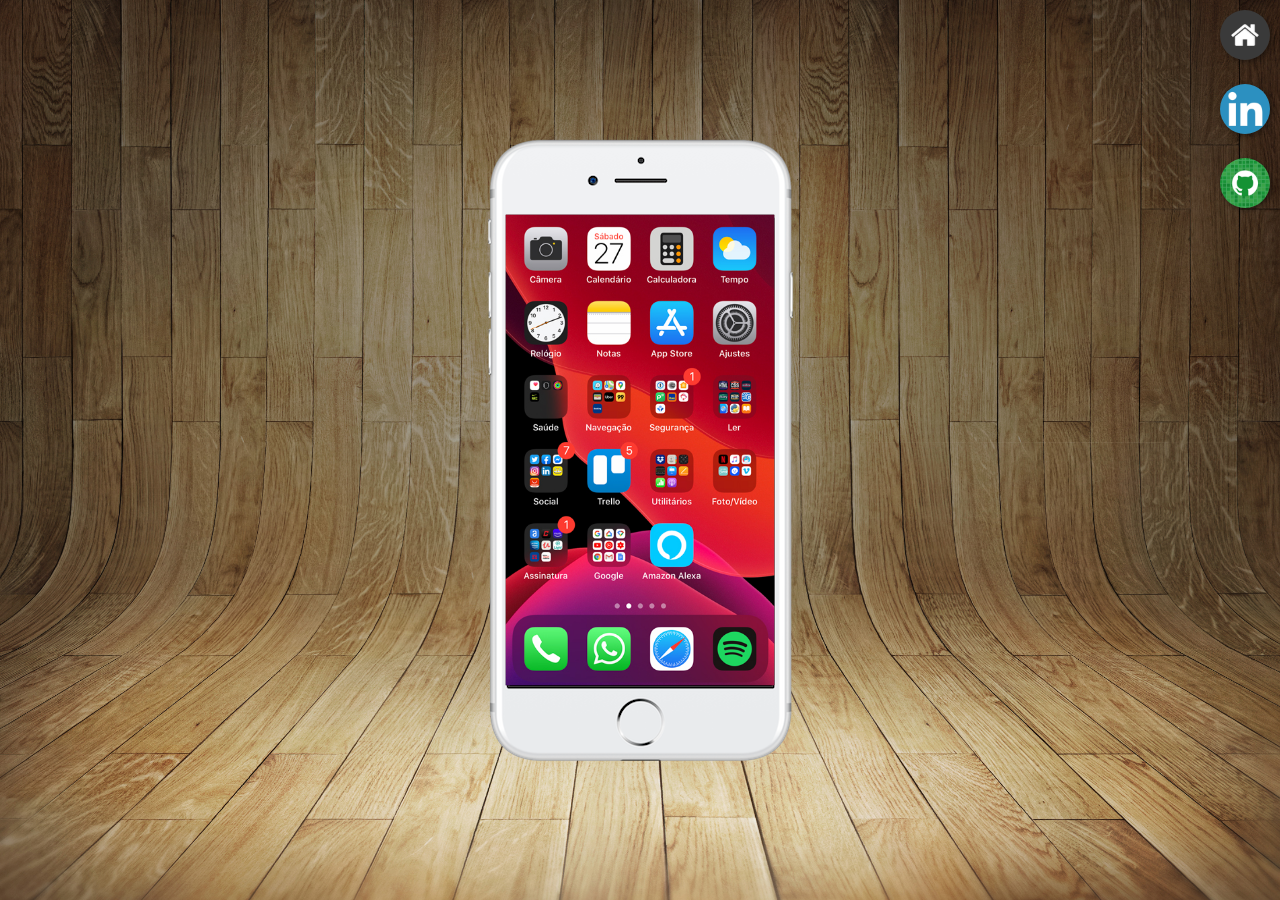
<file: index.html>
<!DOCTYPE html>
<html lang="pt-br">
<head>
    <meta charset="UTF-8">
    <meta name="viewport" content="width=device-width, initial-scale=1.0">
    <title>Projeto Redes Sociais</title>
    <link rel="stylesheet" href="estilos/style.css">
    <link rel="shortcut icon" href="favicon.ico" type="image/x-icon">
</head>
<body>
    <main>
        <section id="telefone">
            <iframe src="telas/home.html" name="tela" id="tela" frameborder="0">
                Seu navegador não é compativel com isso.
            </iframe>
        </section>
        <section id="redes-sociais">
            <a href="telas/home.html" target="tela"><img src="imagens/logo-home.jpg" alt="logo-home"></a><br>
            <a href="telas/linkedin.html" target="tela"><img src="imagens/logo-linkedin.png" alt="logo-youtube"></a><br>
            <a href="telas/github.html" target="tela"><img src="imagens/logo-github.jpg" alt="logo-github"></a><br>
        </section>
    </main>
</body>
</html>
</file>
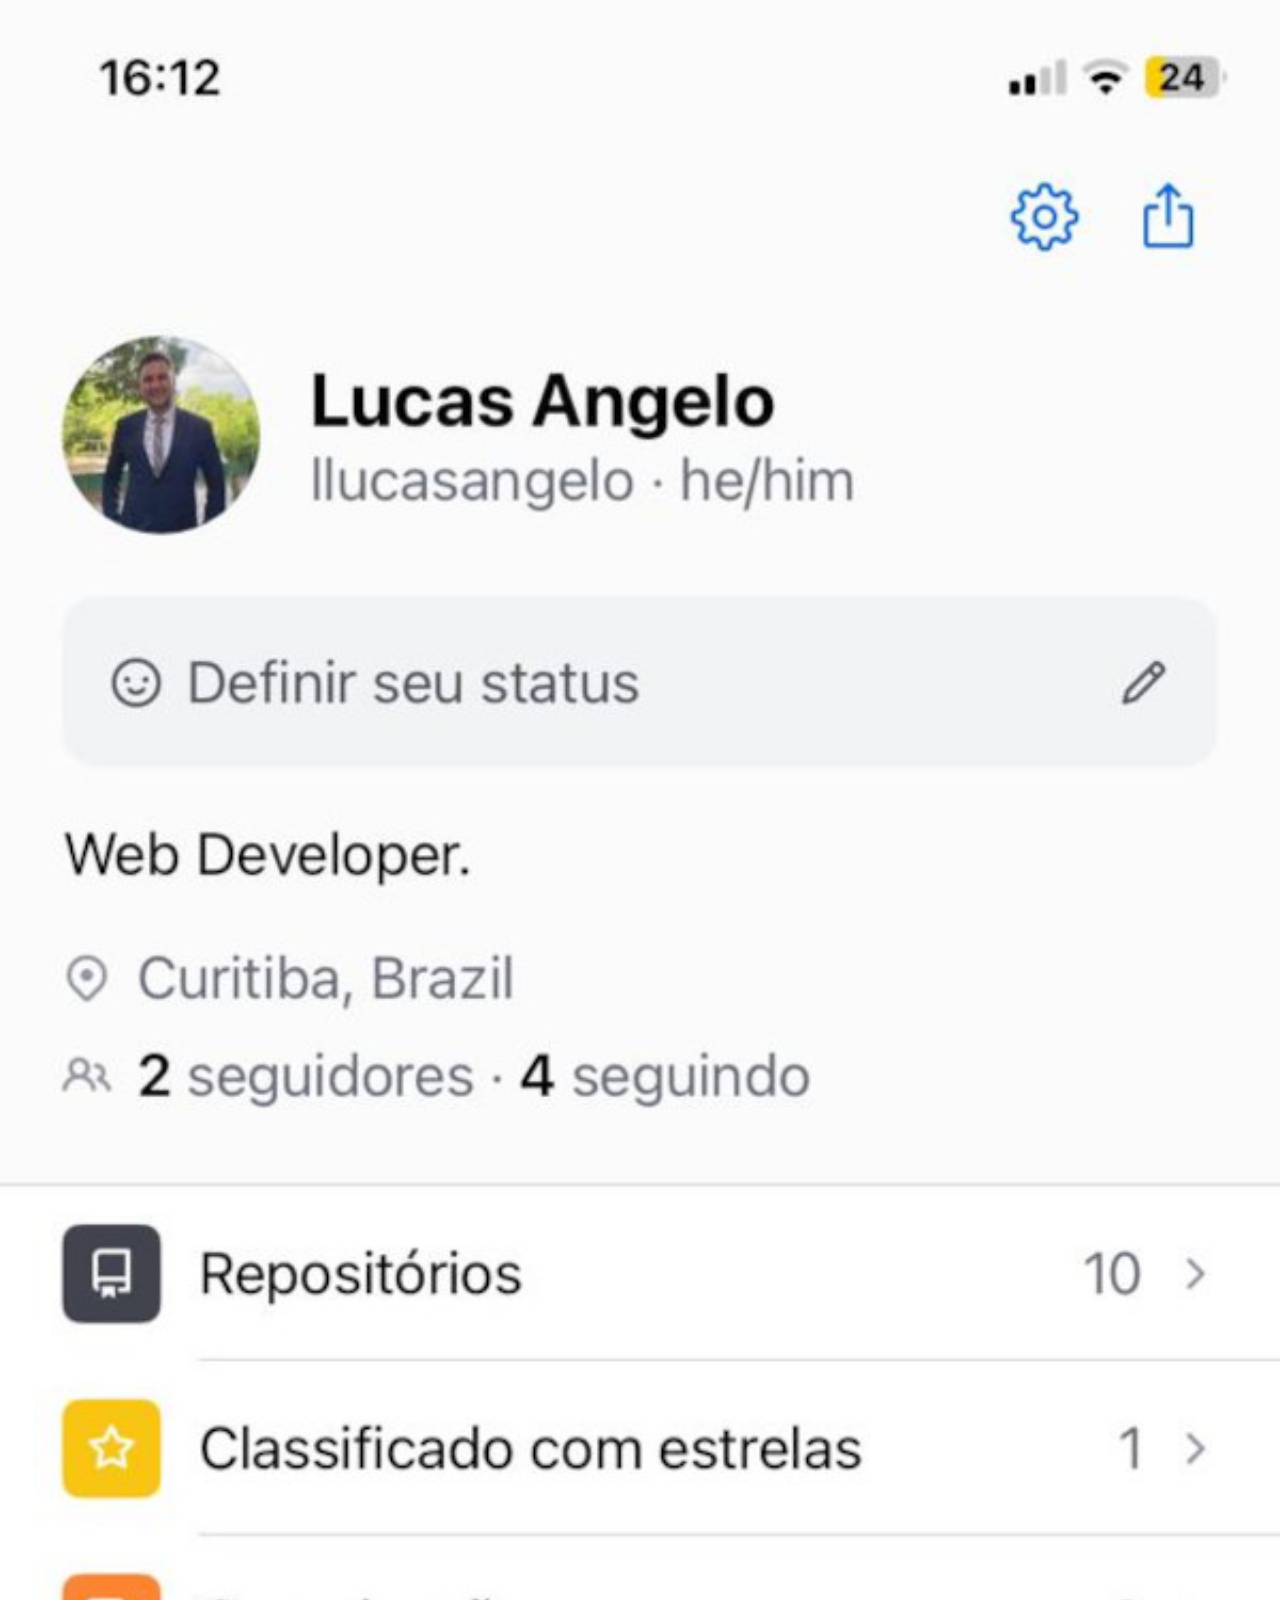
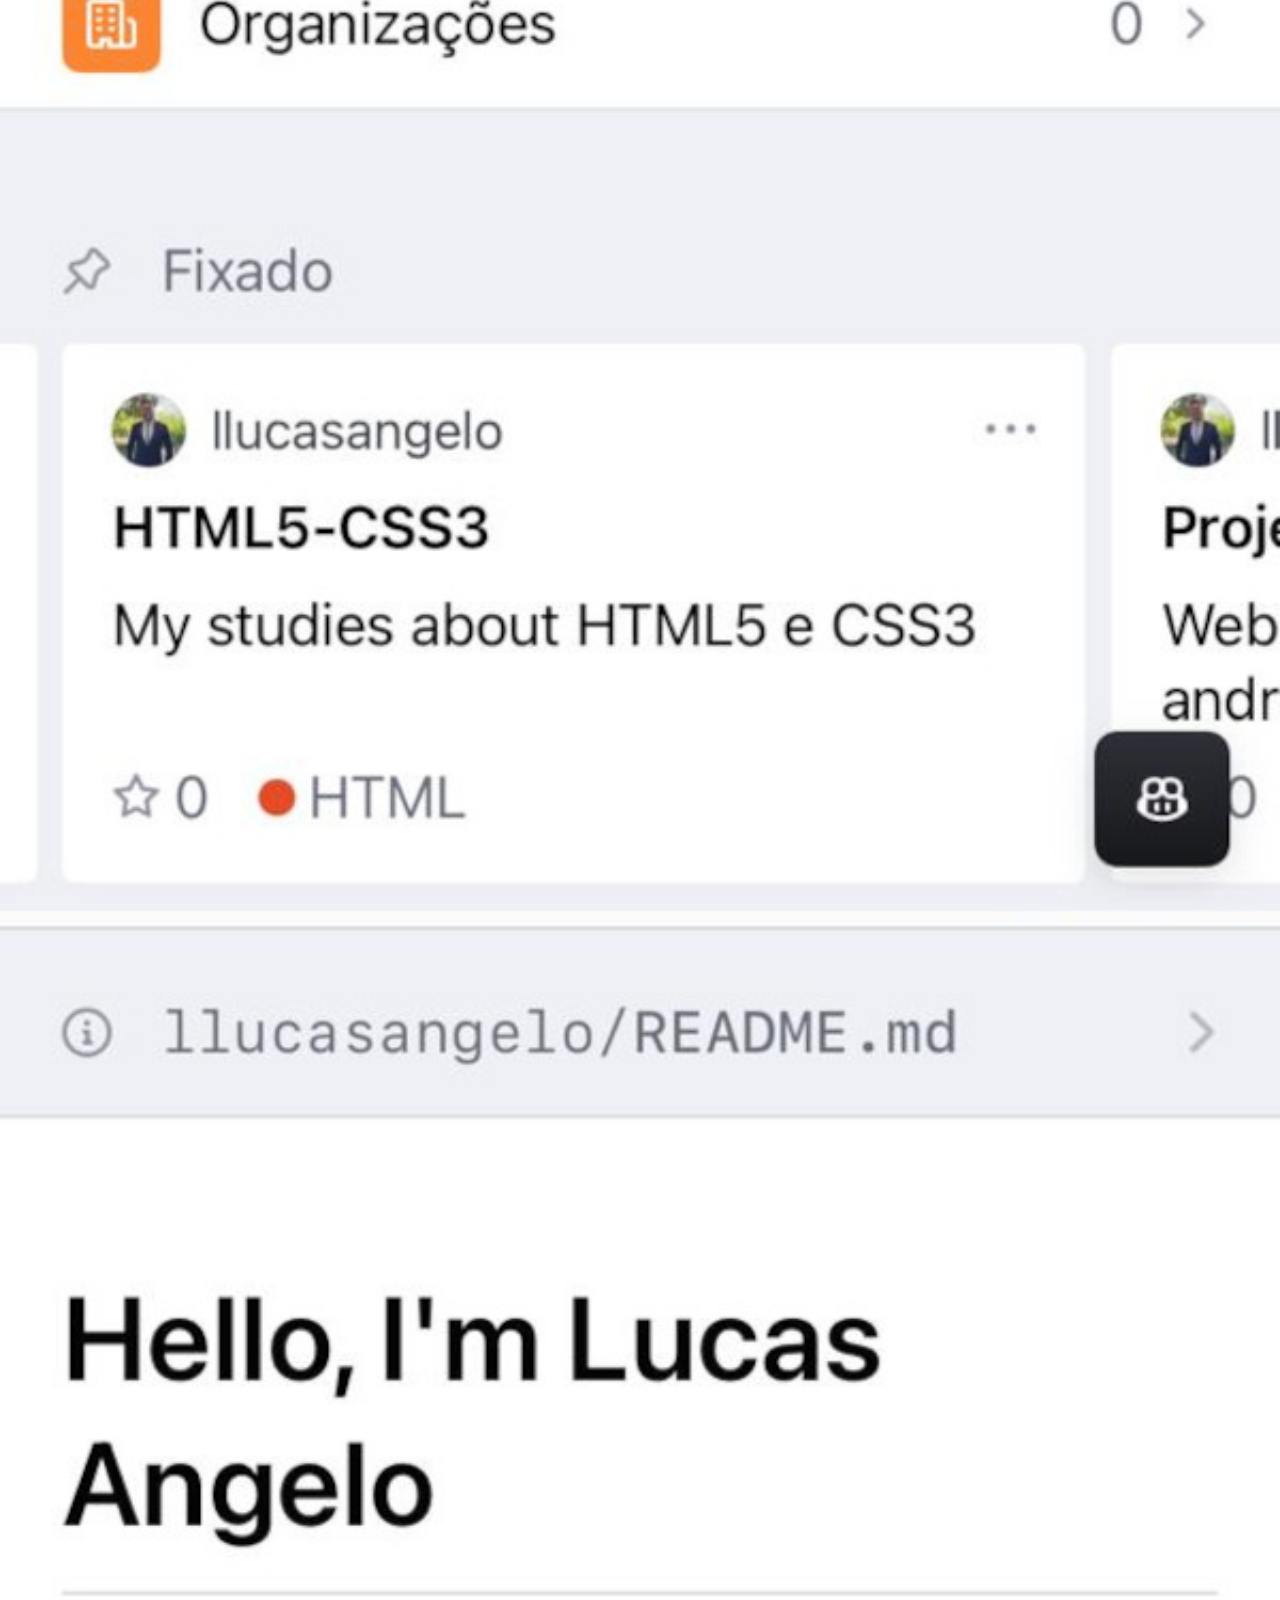
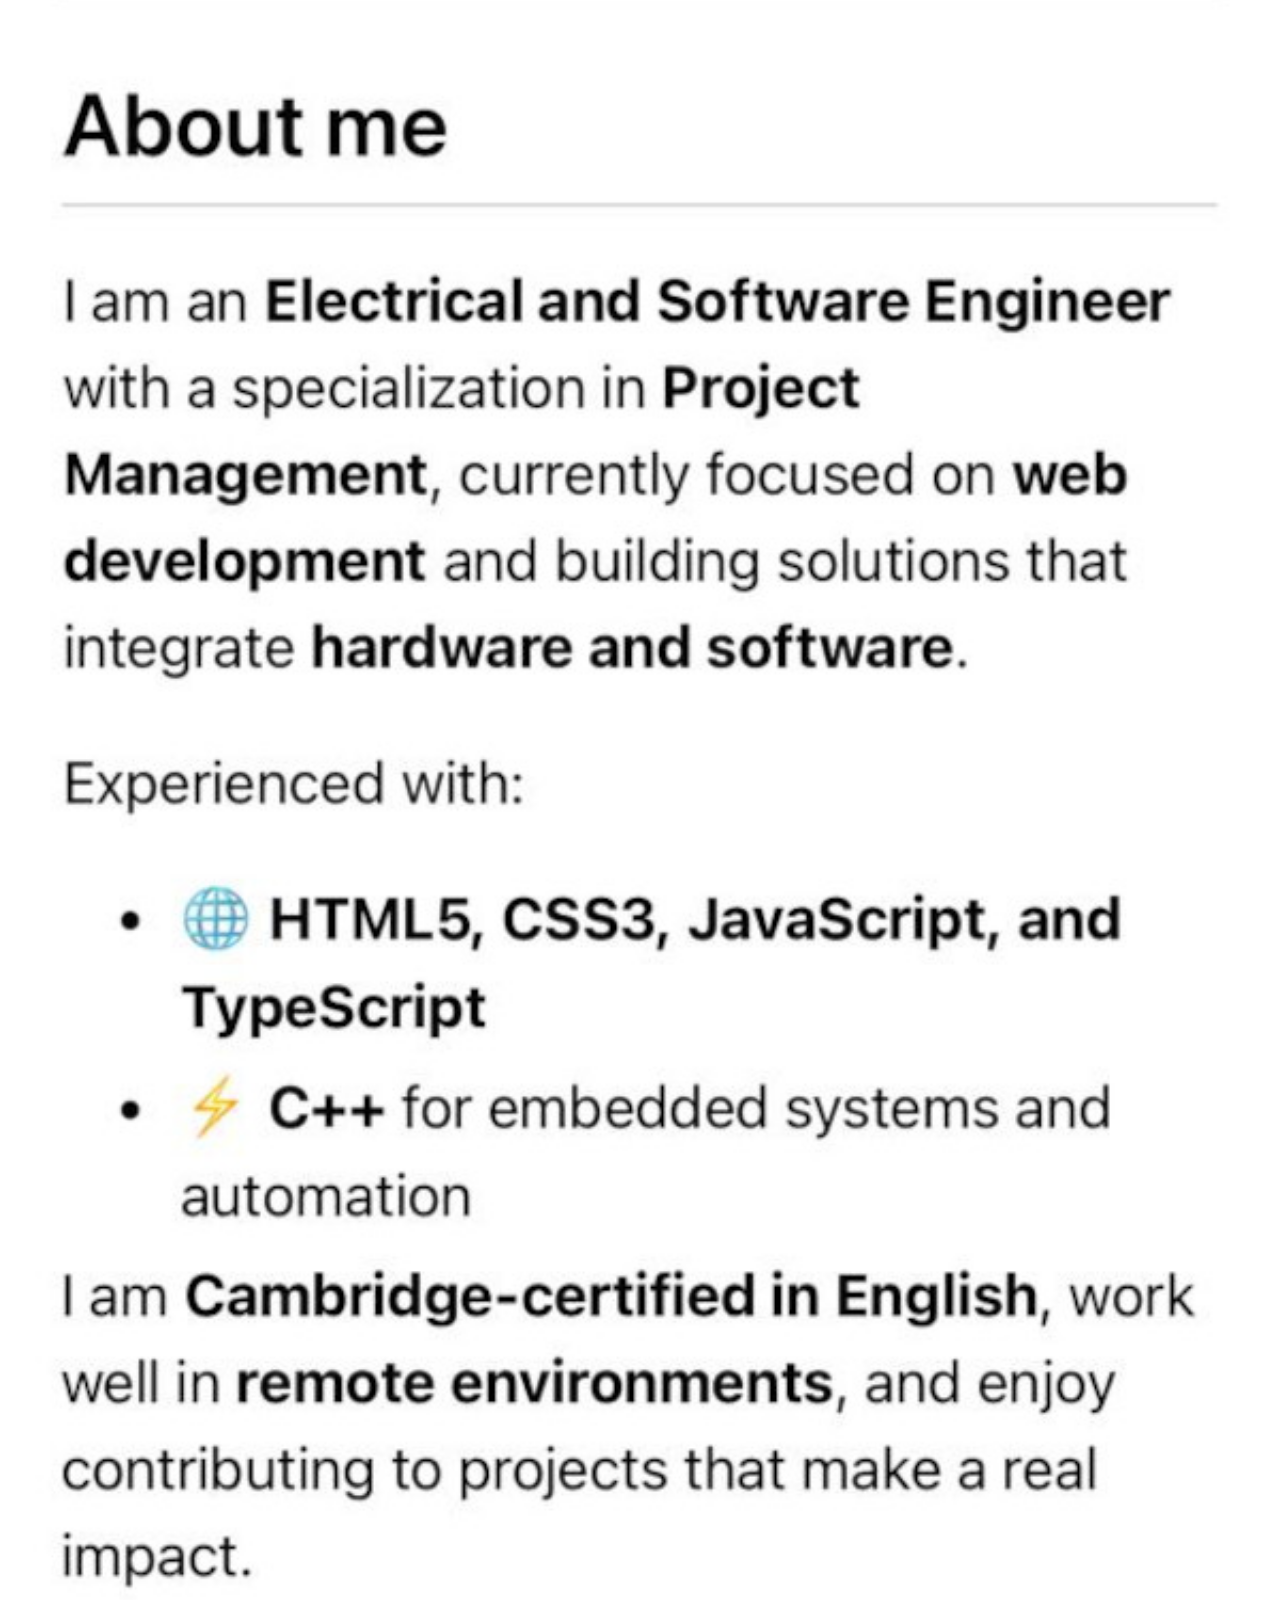
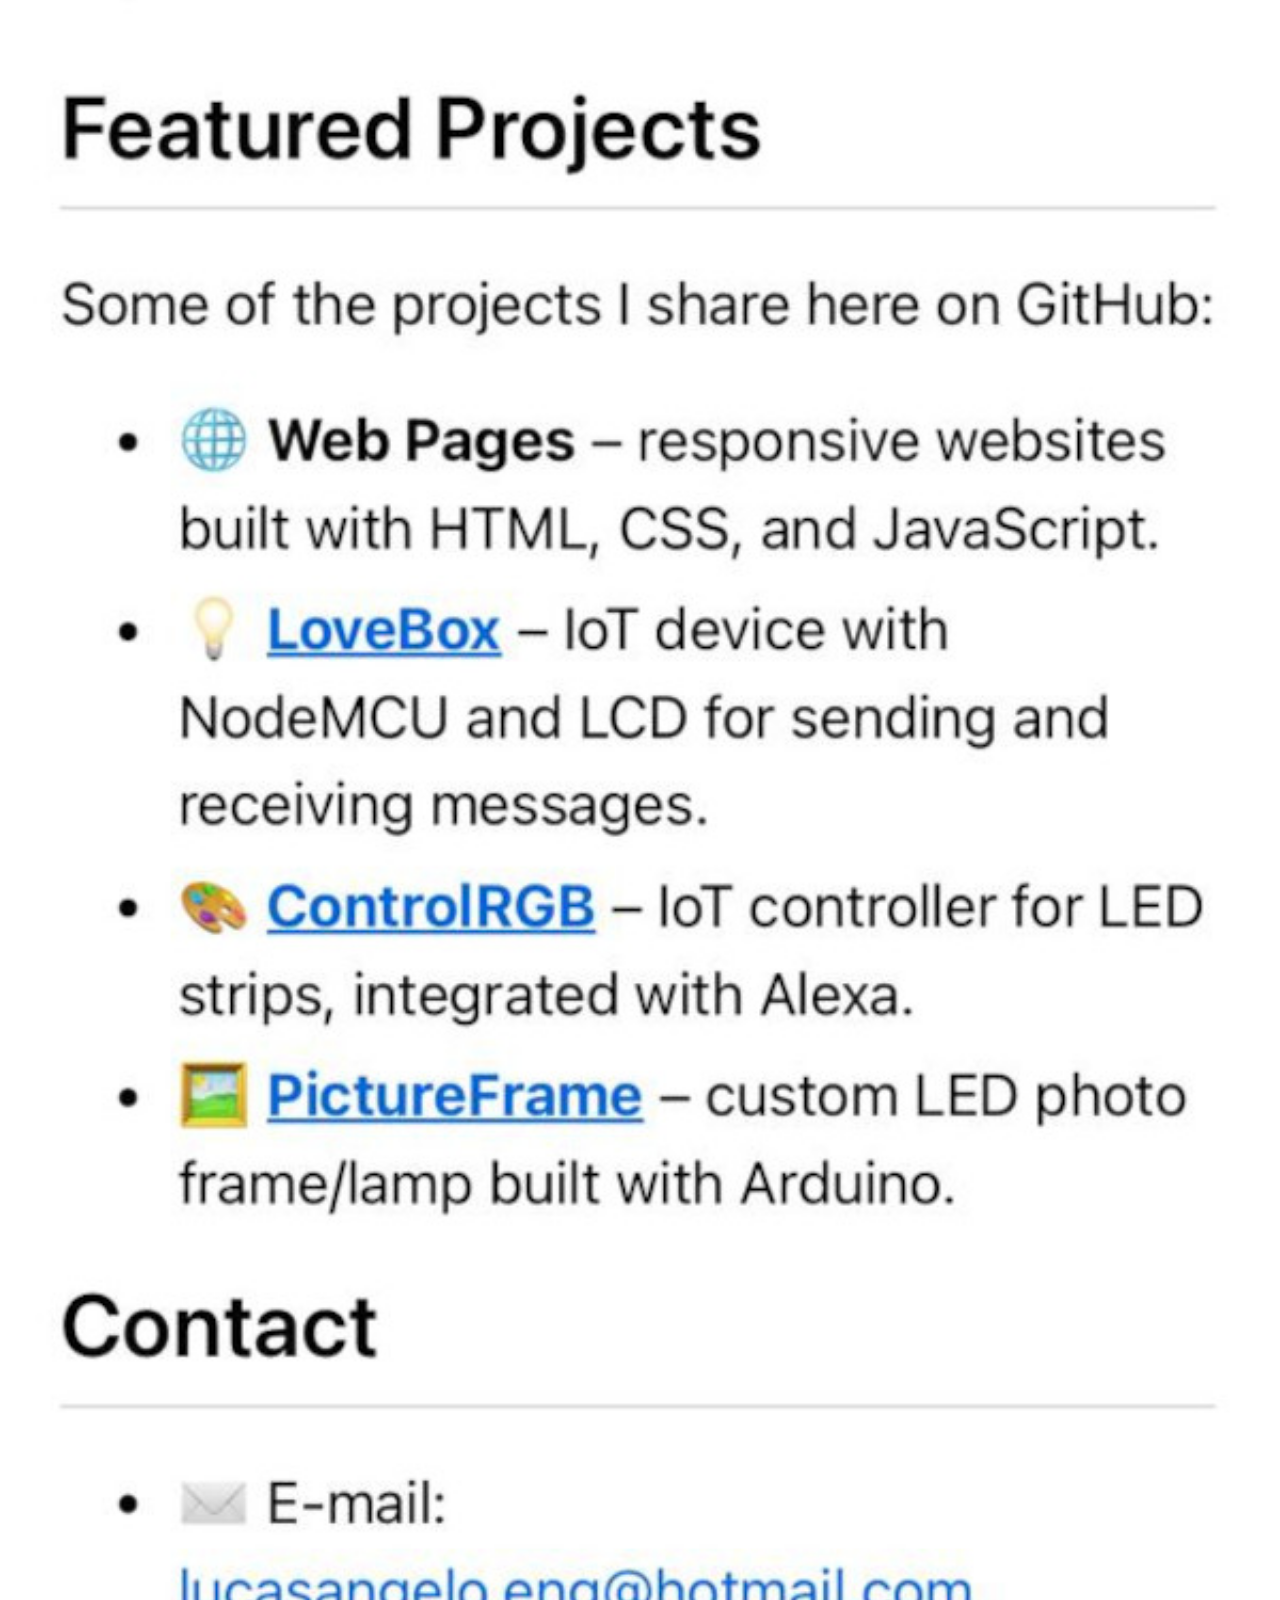
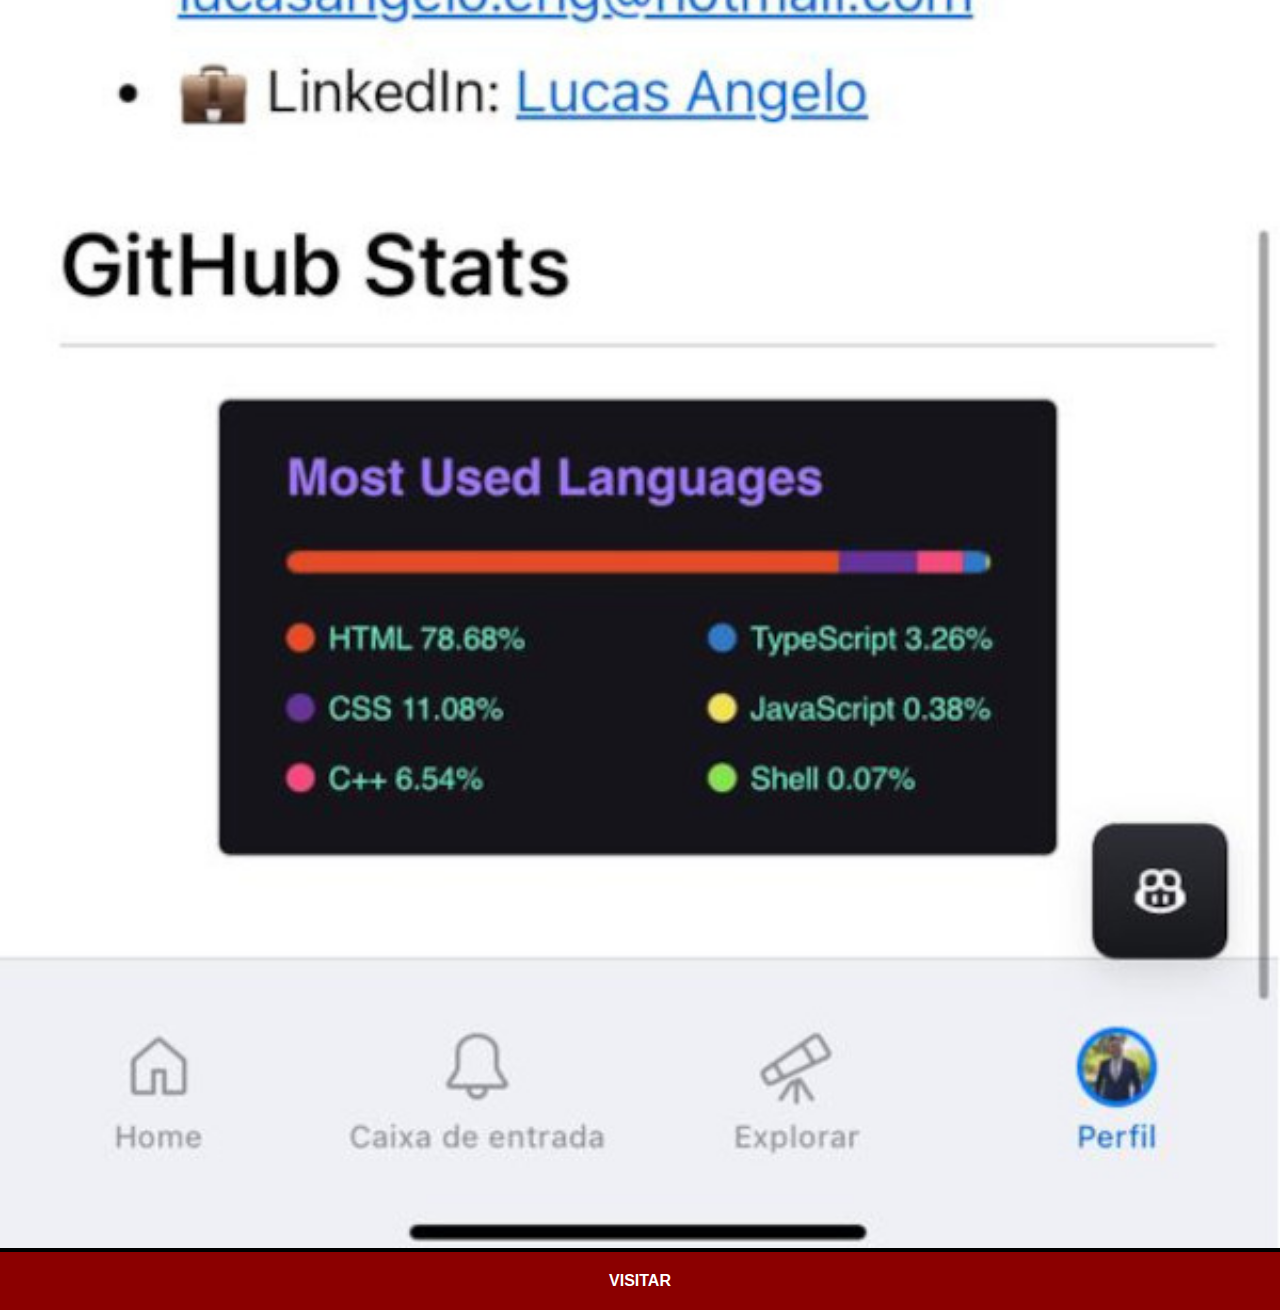
<file: telas/github.html>
<!DOCTYPE html>
<html lang="pt-br">
<head>
    <meta charset="UTF-8">
    <meta name="viewport" content="width=device-width, initial-scale=1.0">
    <title>GitHub</title>
    <link rel="stylesheet" href="../estilos/social.css">
</head>
<body>
    <img src="../imagens/tela-github.jpg.jpg" alt="tela-github">
    <a href="https://github.com/llucasangelo" target="_blank">VISITAR</a>    
</body>
</html>
</file>
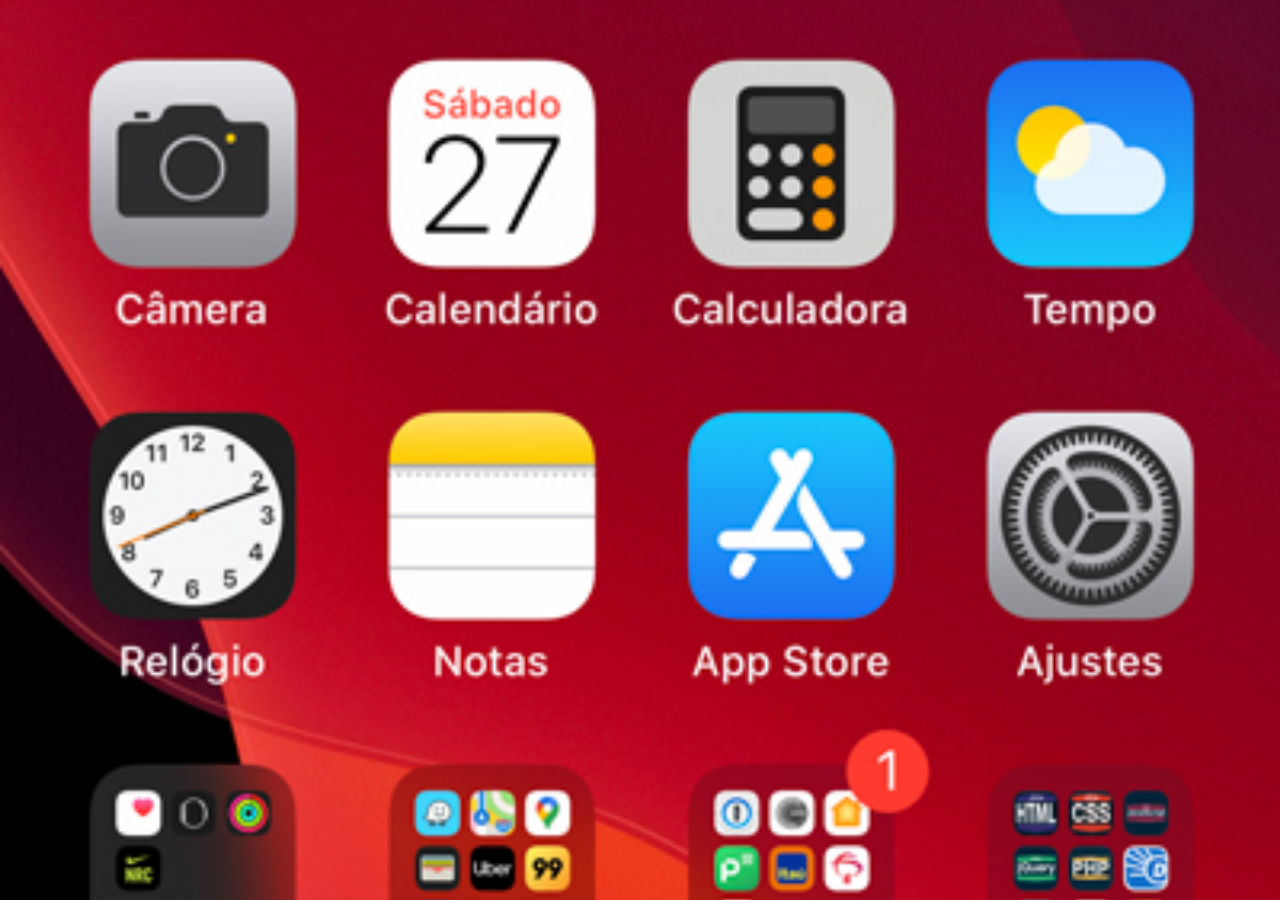
<file: telas/home.html>
<!DOCTYPE html>
<html lang="pt-br">
<head>
    <meta charset="UTF-8">
    <meta name="viewport" content="width=device-width, initial-scale=1.0">
    <title>Home</title>
</head>
<style>
    * {
        margin: 0;
        padding: 0;
    }
    body {
        background: black url(../imagens/tela-home.jpg) no-repeat top center;
        background-size: cover;
    }
</style>
<body>
    
</body>
</html>
</file>
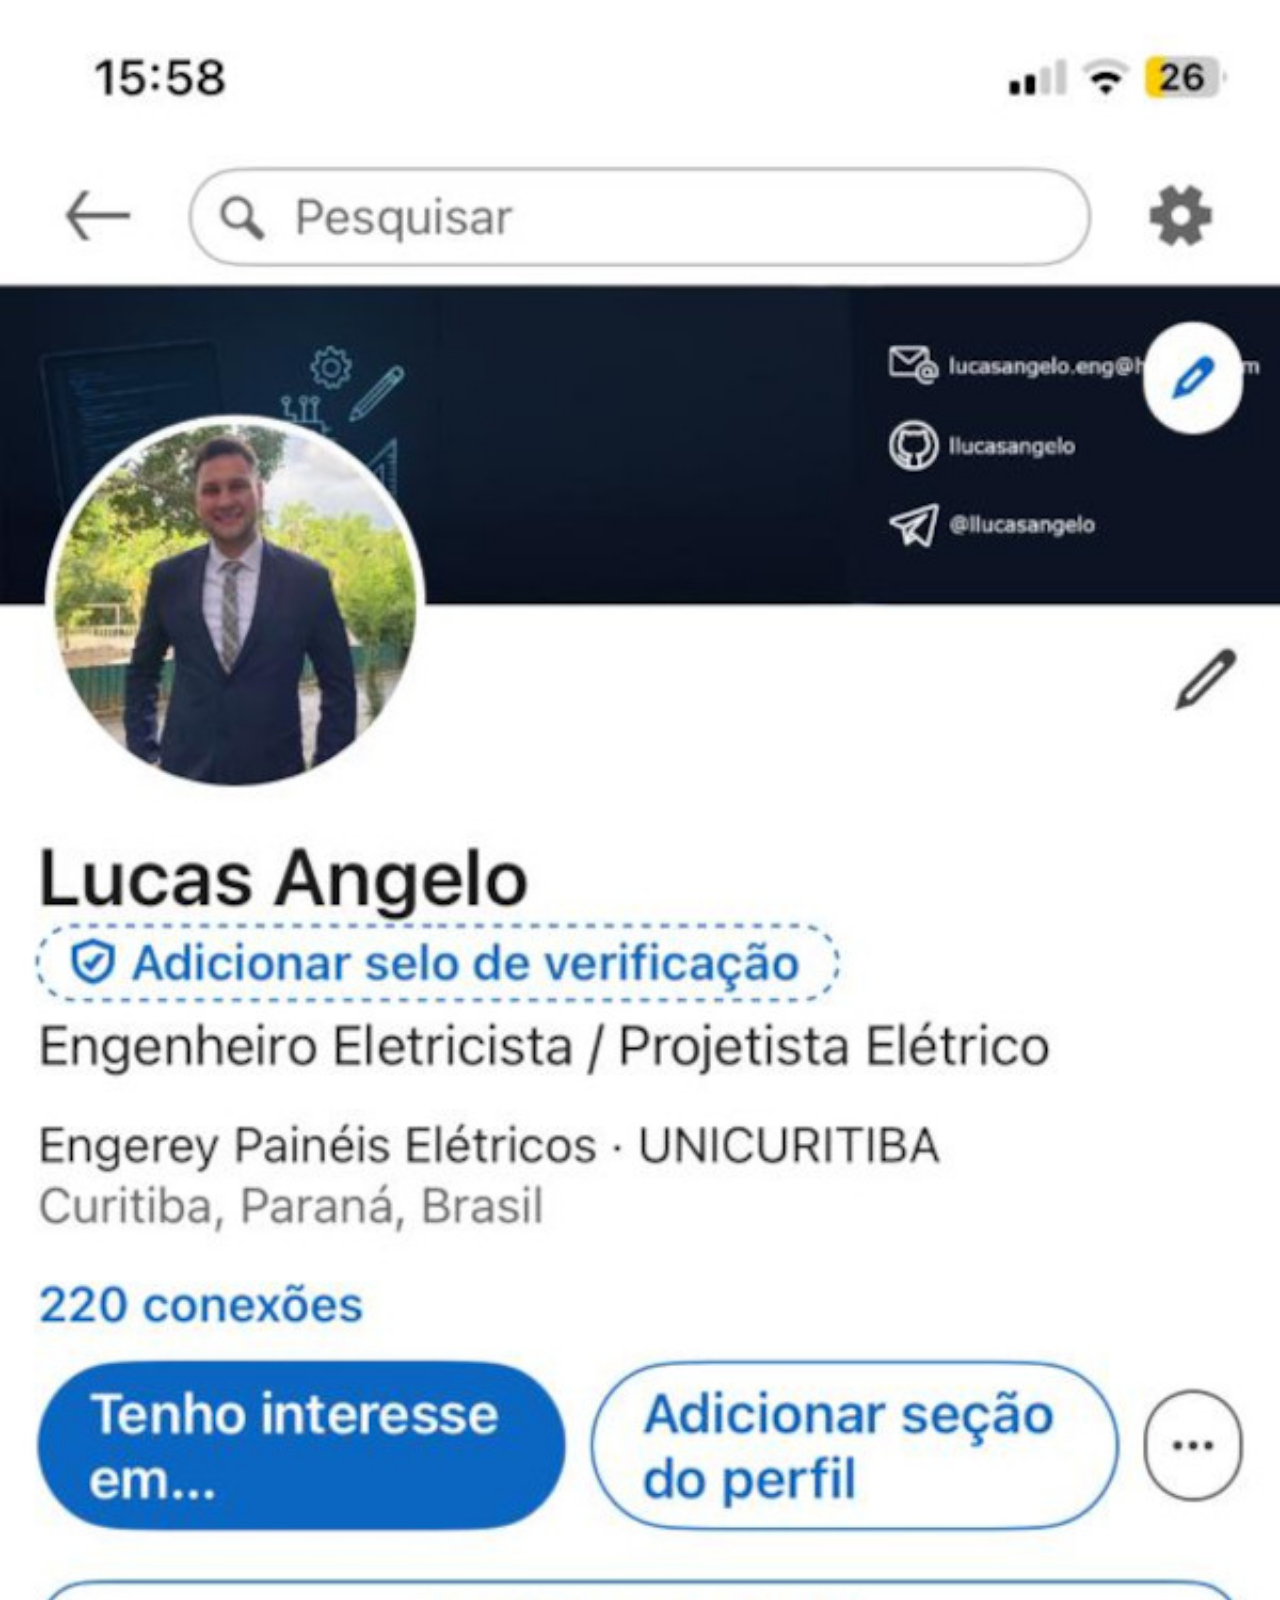
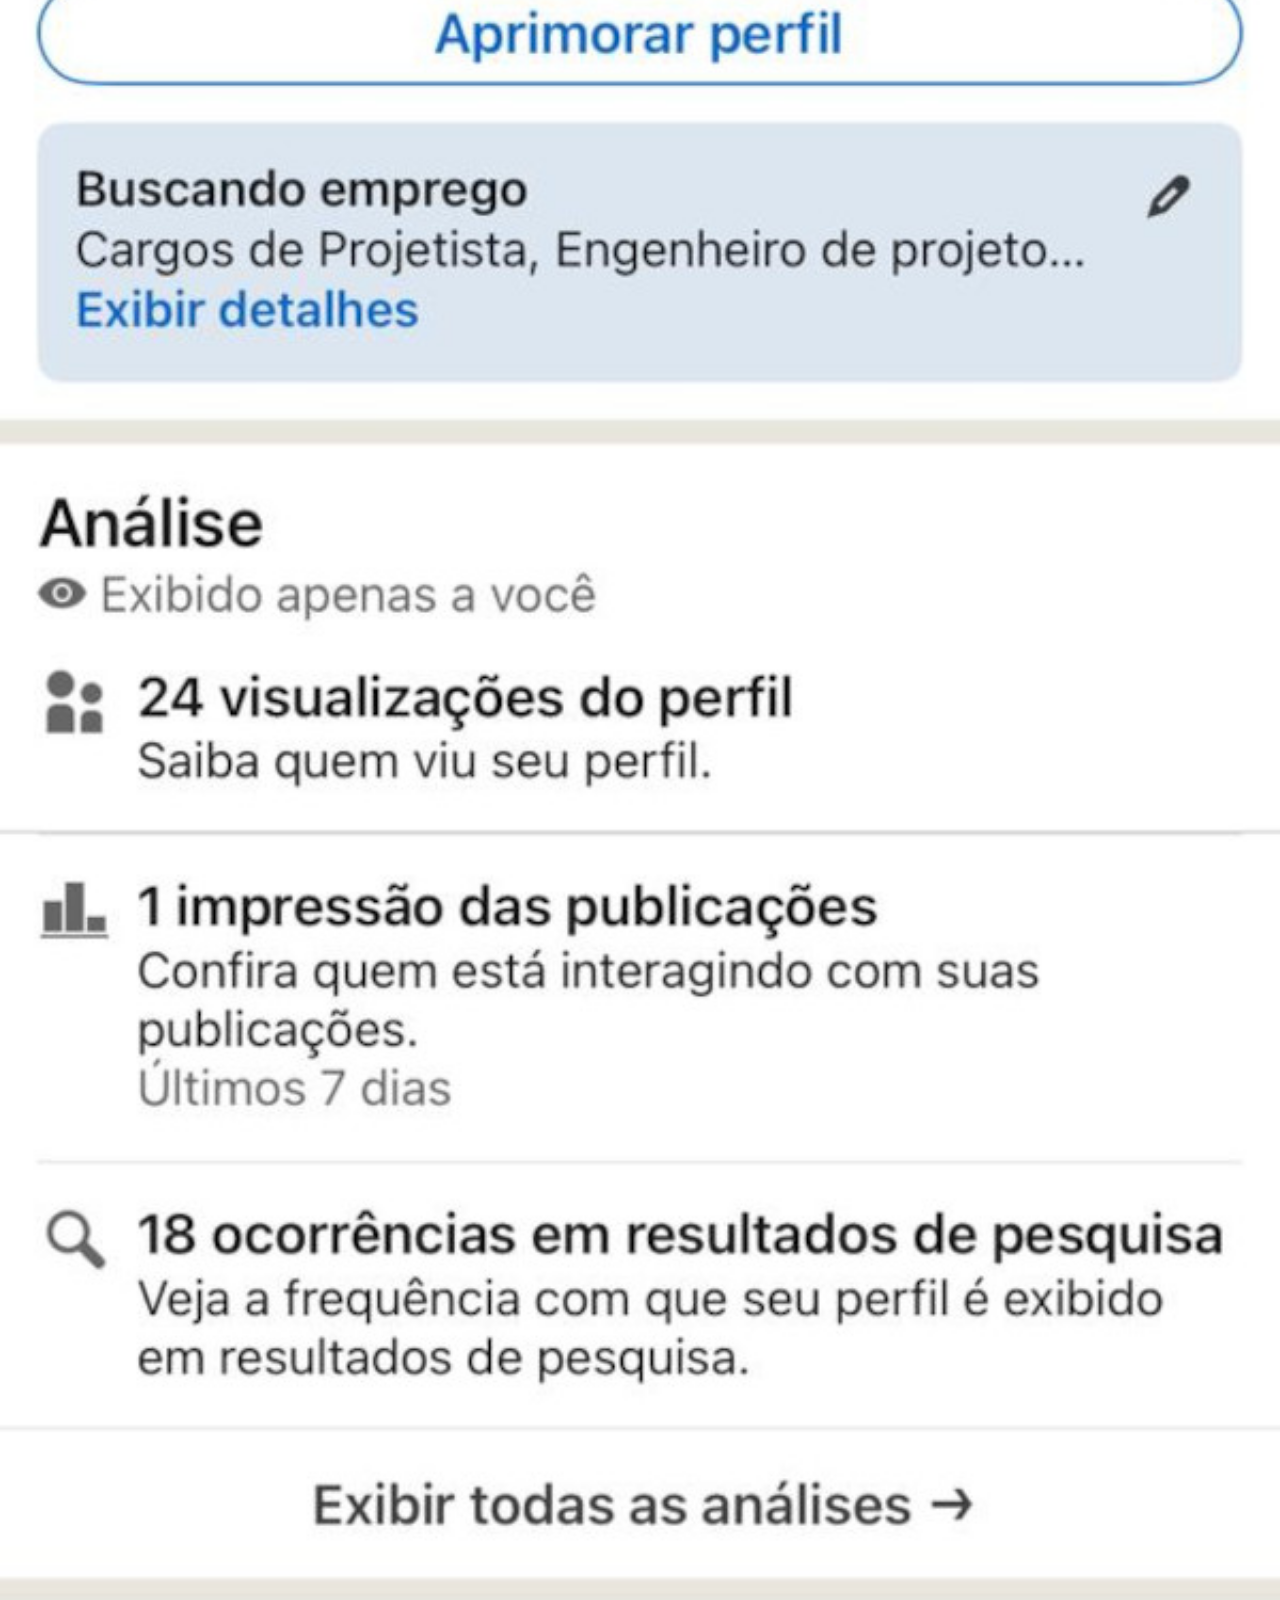
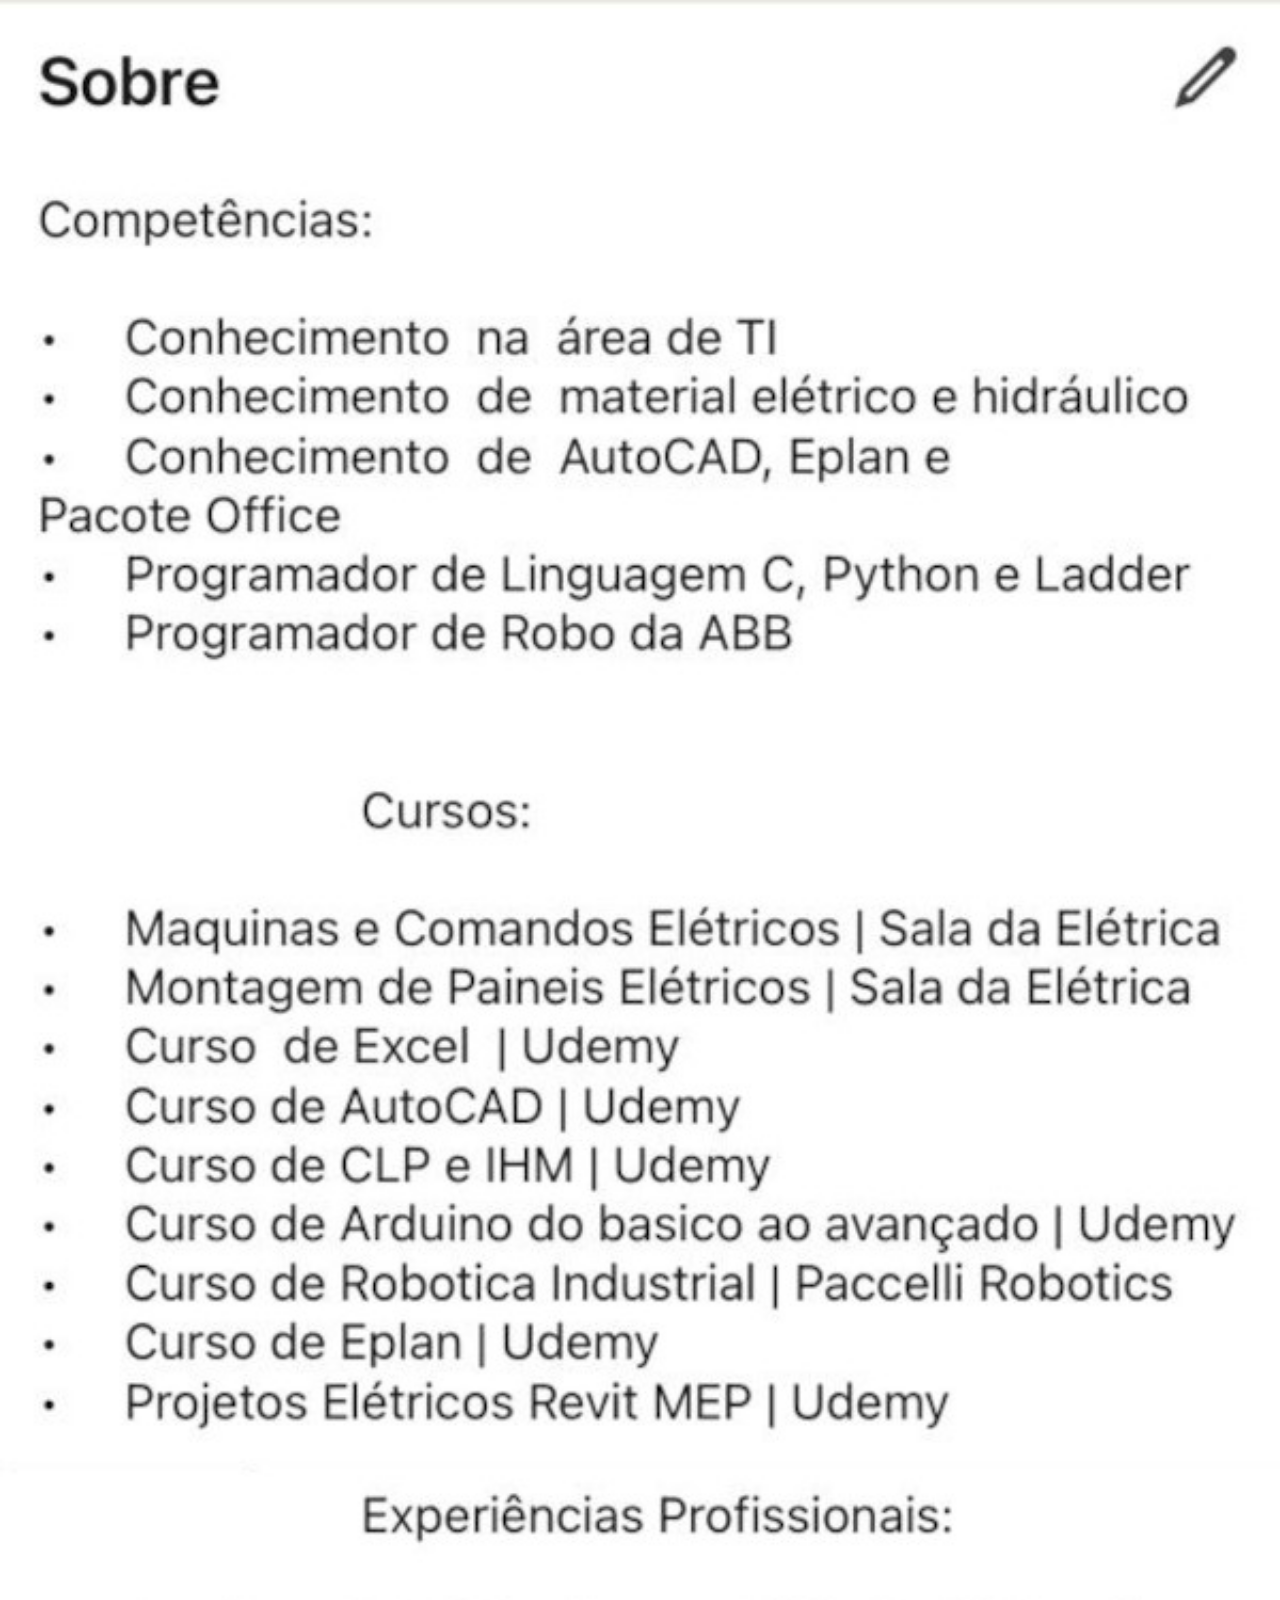
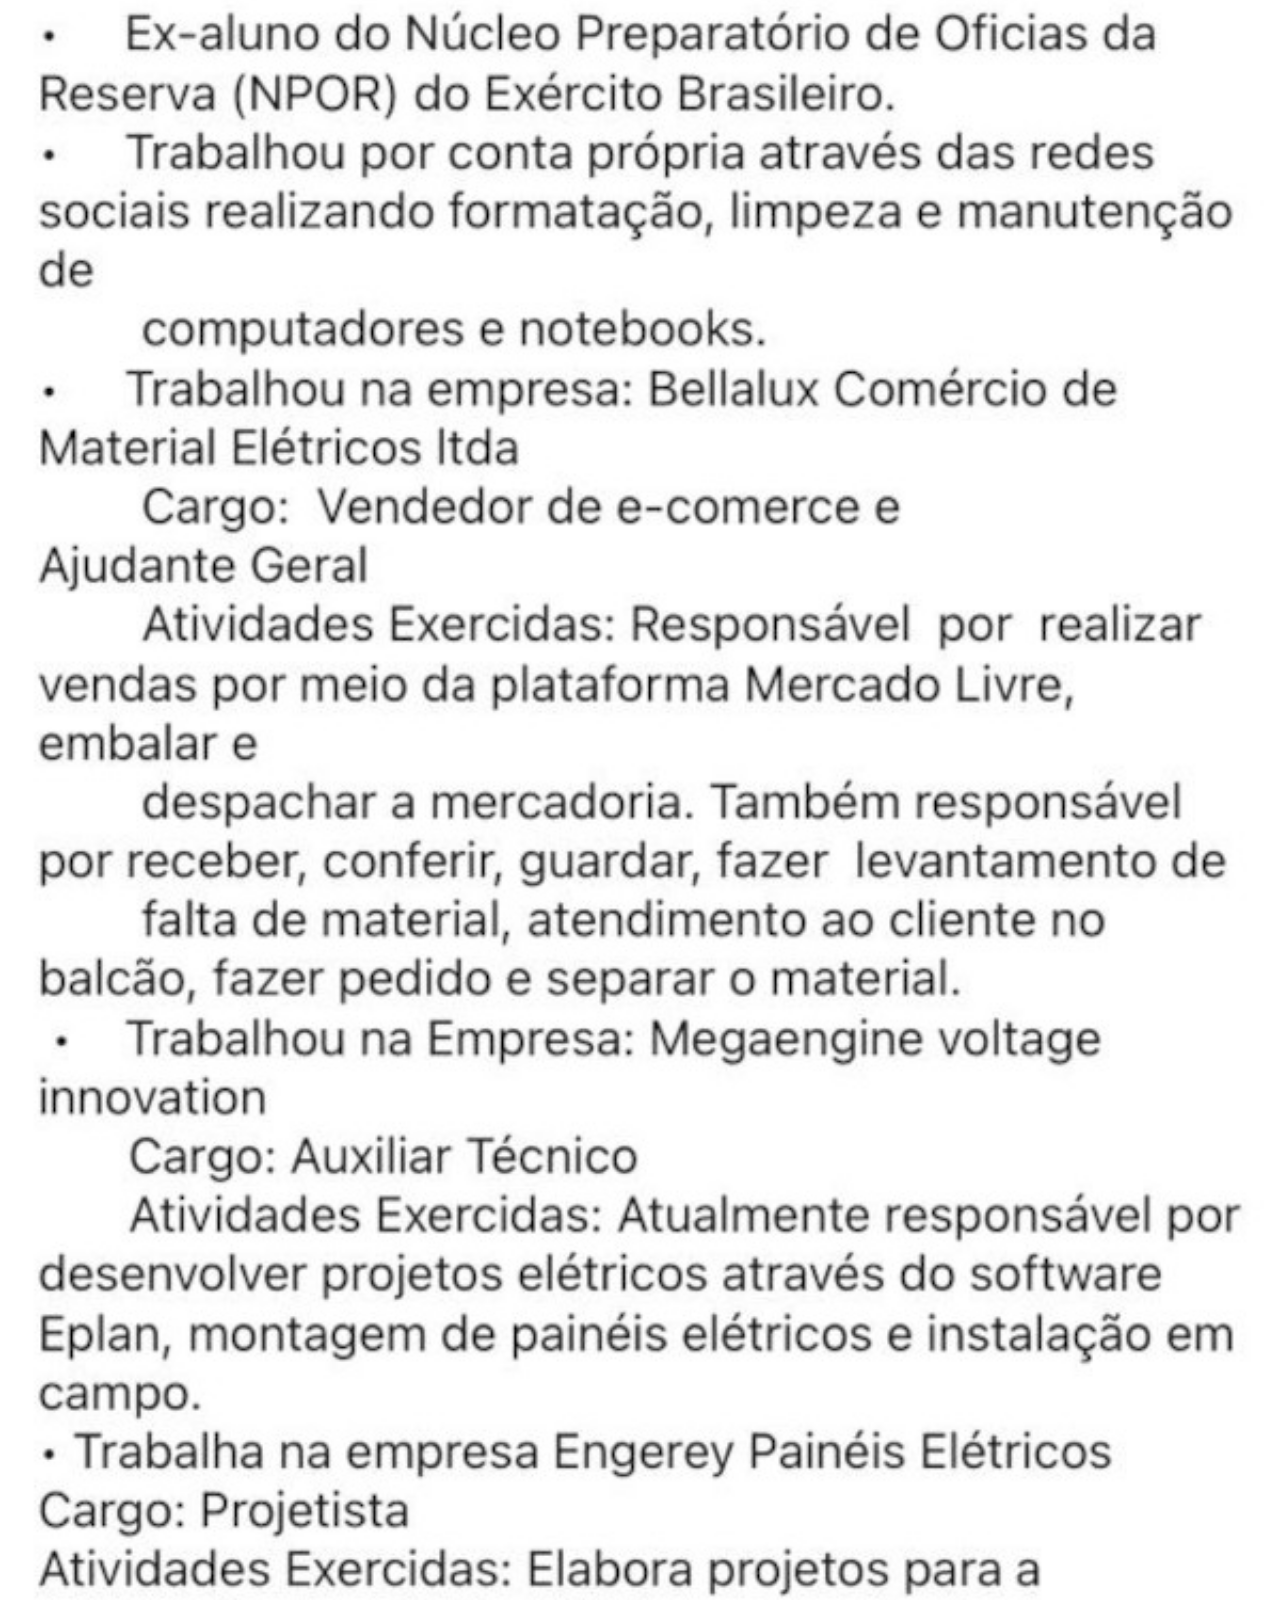
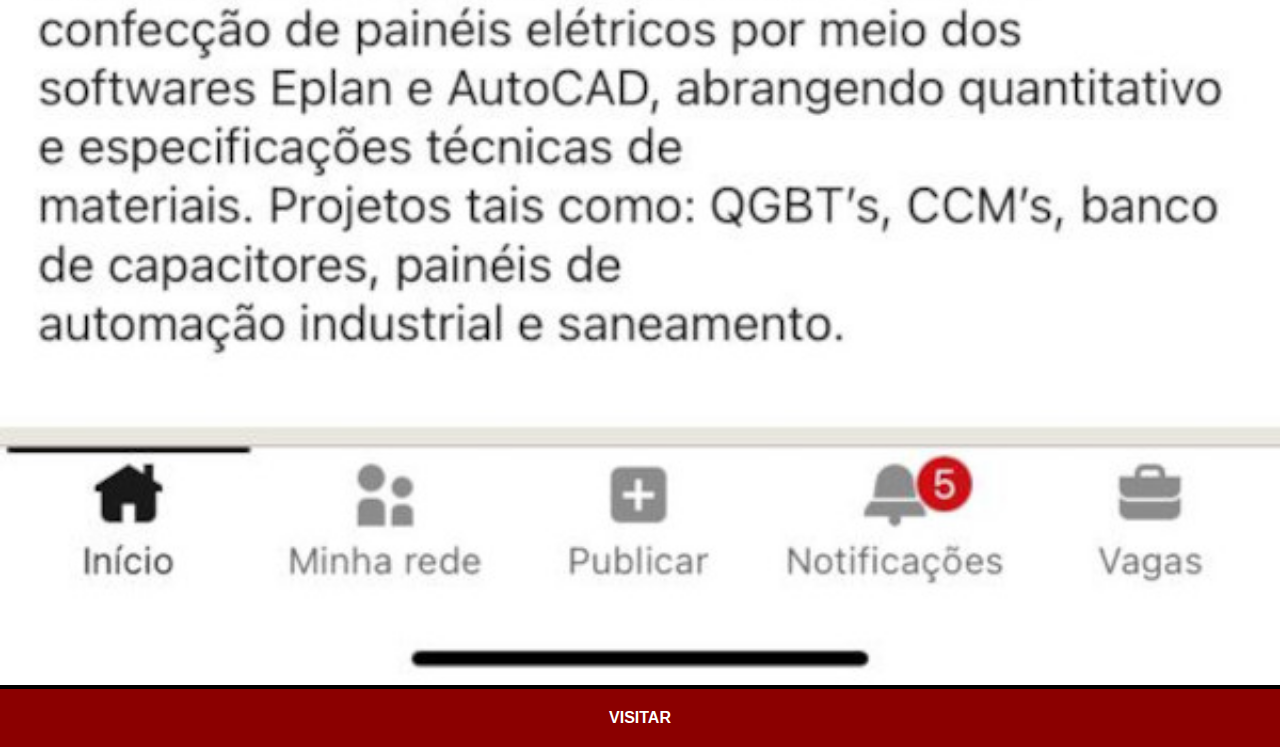
<file: telas/linkedin.html>
<!DOCTYPE html>
<html lang="pt-br">
<head>
    <meta charset="UTF-8">
    <meta name="viewport" content="width=device-width, initial-scale=1.0">
    <title>Youtube</title>
    <link rel="stylesheet" href="../estilos/social.css">
</head>
<body>
    <img src="../imagens/tela-linkedin.jpg" alt="tela-linkedin">
    <a href="https://br.linkedin.com/in/lucas-angelo-32051415b" target="_blank">VISITAR</a>
    
</body>
</html>
</file>
<file: estilos/style.css>
@charset "utf-8";

*{
    margin: 0;
    padding: 0;
    font-family: Arial, Helvetica, sans-serif;
}
html, body{
    width: 100vw;
    height: 100vh;
    background-color: black;
}
body {
    background: url(../imagens/fundo-madeira.jpg) no-repeat top center;
    background-size: cover;
    background-attachment: fixed;
}
main {
    position: relative;
    width: 100%;
    height: 100%;
    
}
section#telefone{
    position: absolute;
    top: 50%;
    left: 50%;
    transform: translate(-50%, -50%);
    width: 100%;
    height: 100%;
    background: url(../imagens/frame-iphone.png) no-repeat center;
}
iframe#tela{
    position: absolute;
    top: 50%;
    left: 50%;
    transform: translate(-50%, -50%);
    width: 269px;
    height: 471px;
}
section#redes-sociais{
    position: absolute;
    top: 0;
    right: 0;
    z-index: 2;
    text-align: right;
}

section#redes-sociais a img{
   width: 50px;
   margin: 10px;
   border-radius: 50%; 
   box-shadow: 2px 2px 5px rgba(0, 0, 0, 0.400);
   box-sizing: border-box;
}
section#redes-sociais img:hover {
    border: 2px solid rgba(255, 255, 255, 0.253);
    transform: scale(1.1) translate(3px, -3px);
    box-shadow: 0 0 10px rgba(255,255,255,0.4);
    transition: transform 0.3s, box-shadow 0.3s;
}
</file>
<file: estilos/social.css>
@charset "UTF-8";
    * {
        margin: 0;
        padding: 0;
        font-family: Arial, Helvetica, sans-serif;
        background-color: black;
    }
    ::-webkit-scrollbar{ /*retira a barra de rolagem*/
        width: 0px;
        height: 0px;
    }
    img {
        width: 100vw;
        margin-bottom: 0px;
    }
    a {
        display: block;
        background-color: darkred;
        padding: 20px;
        
        text-decoration: none;
        color: white;
        text-align: center;
        font-weight: bold;   
    }
    a:hover {
        background-color: red;
        }
</file>
